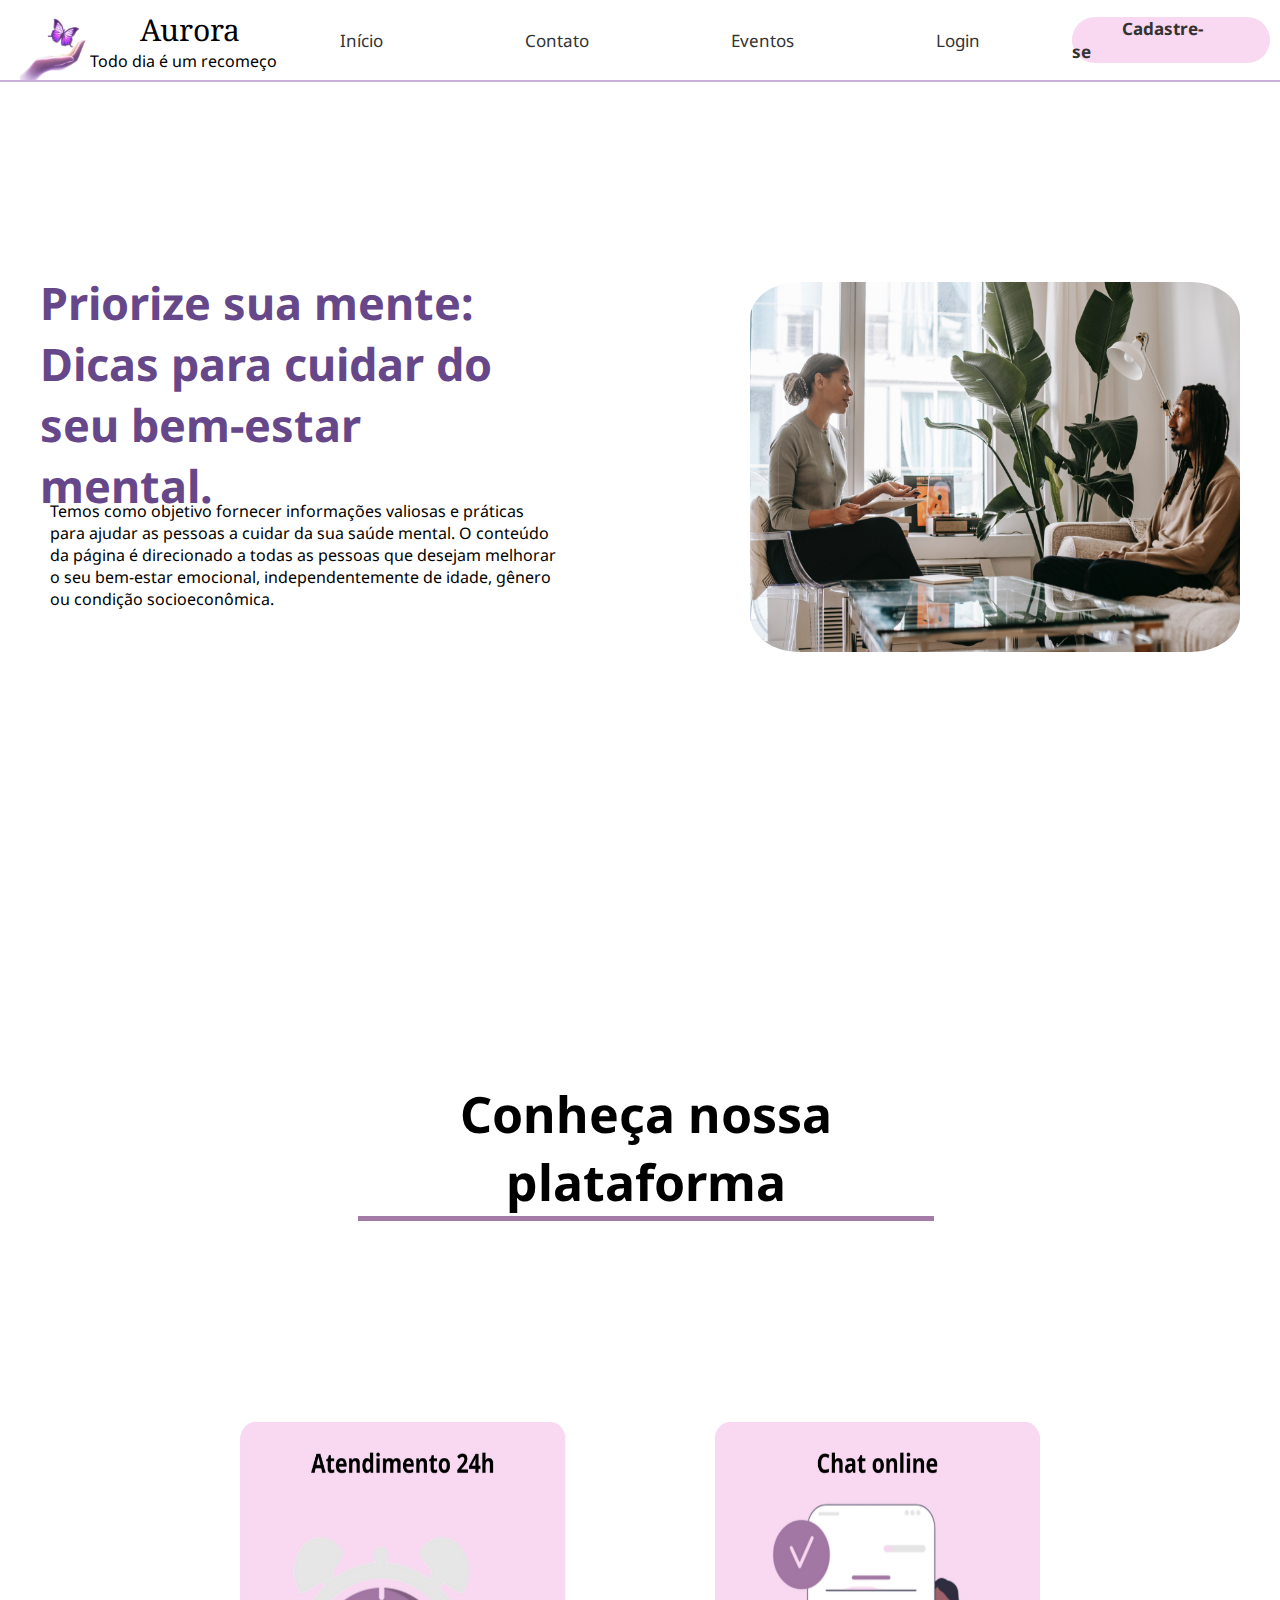
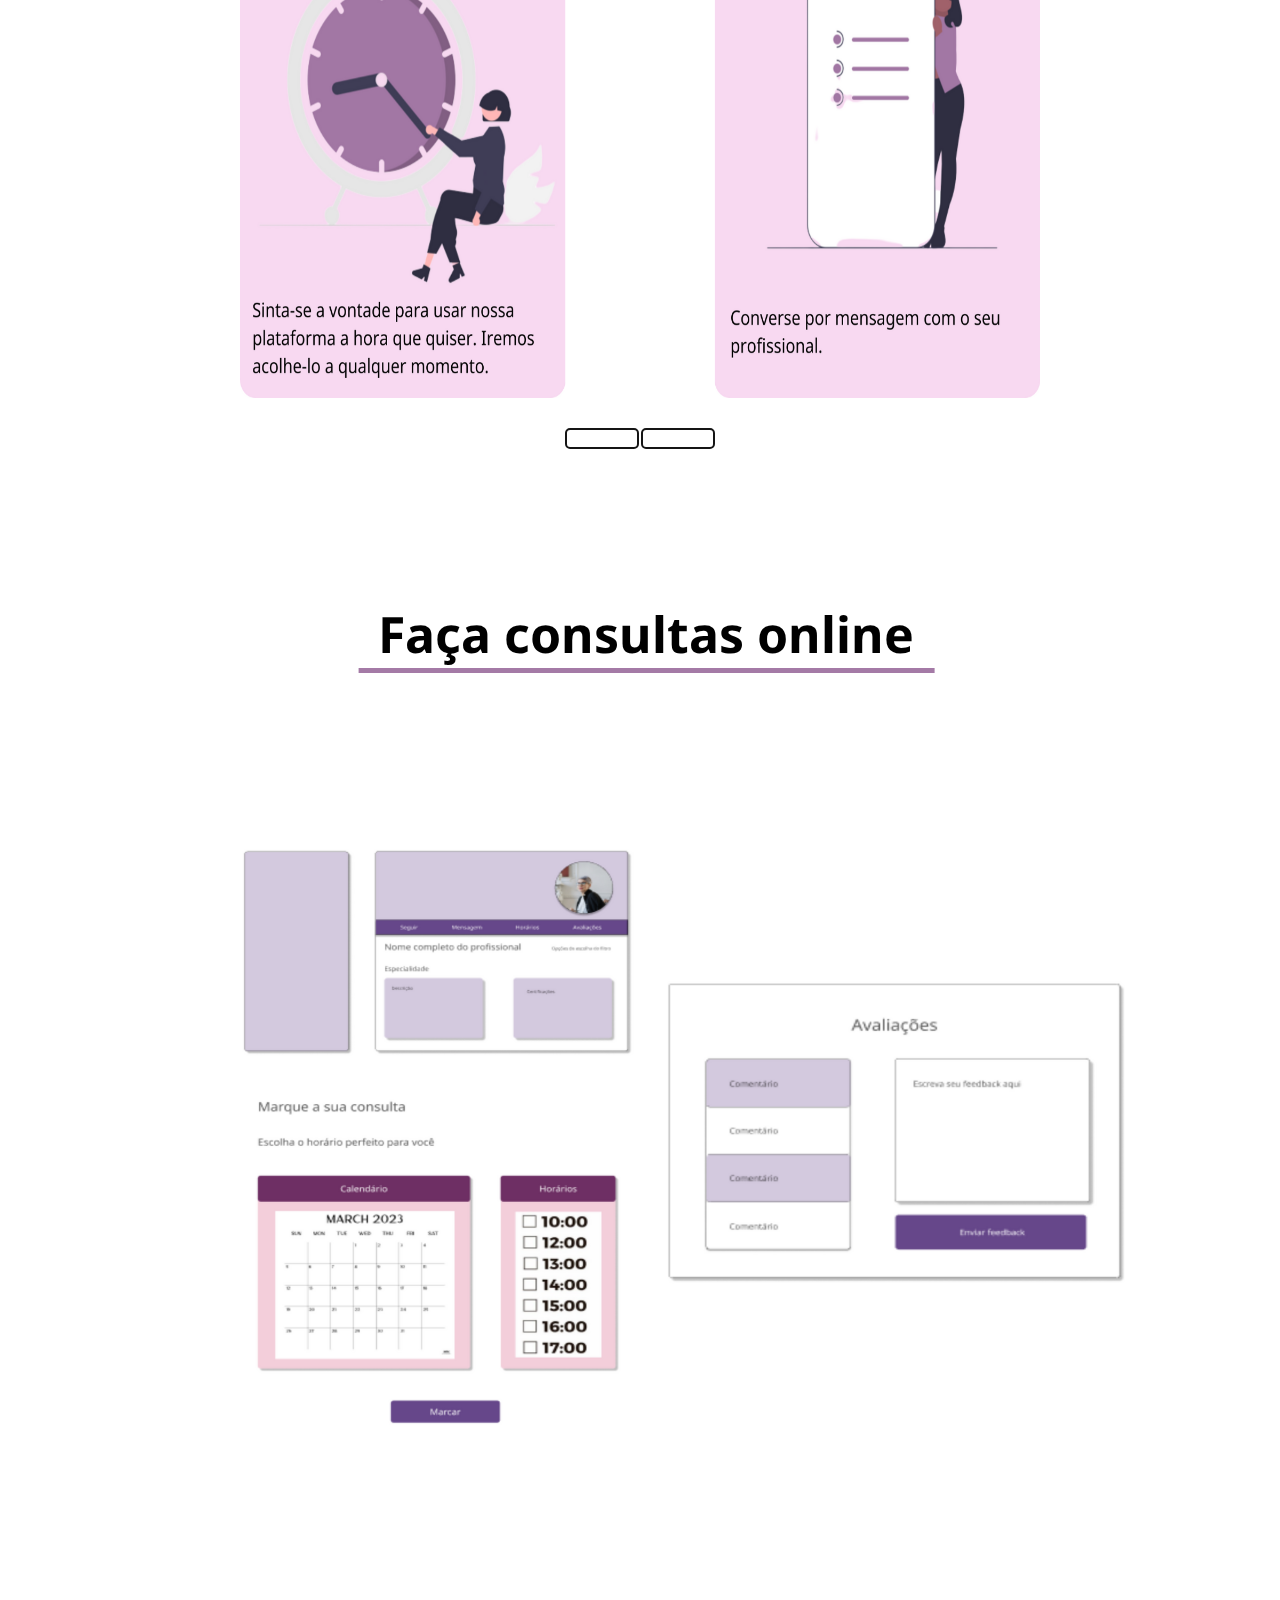
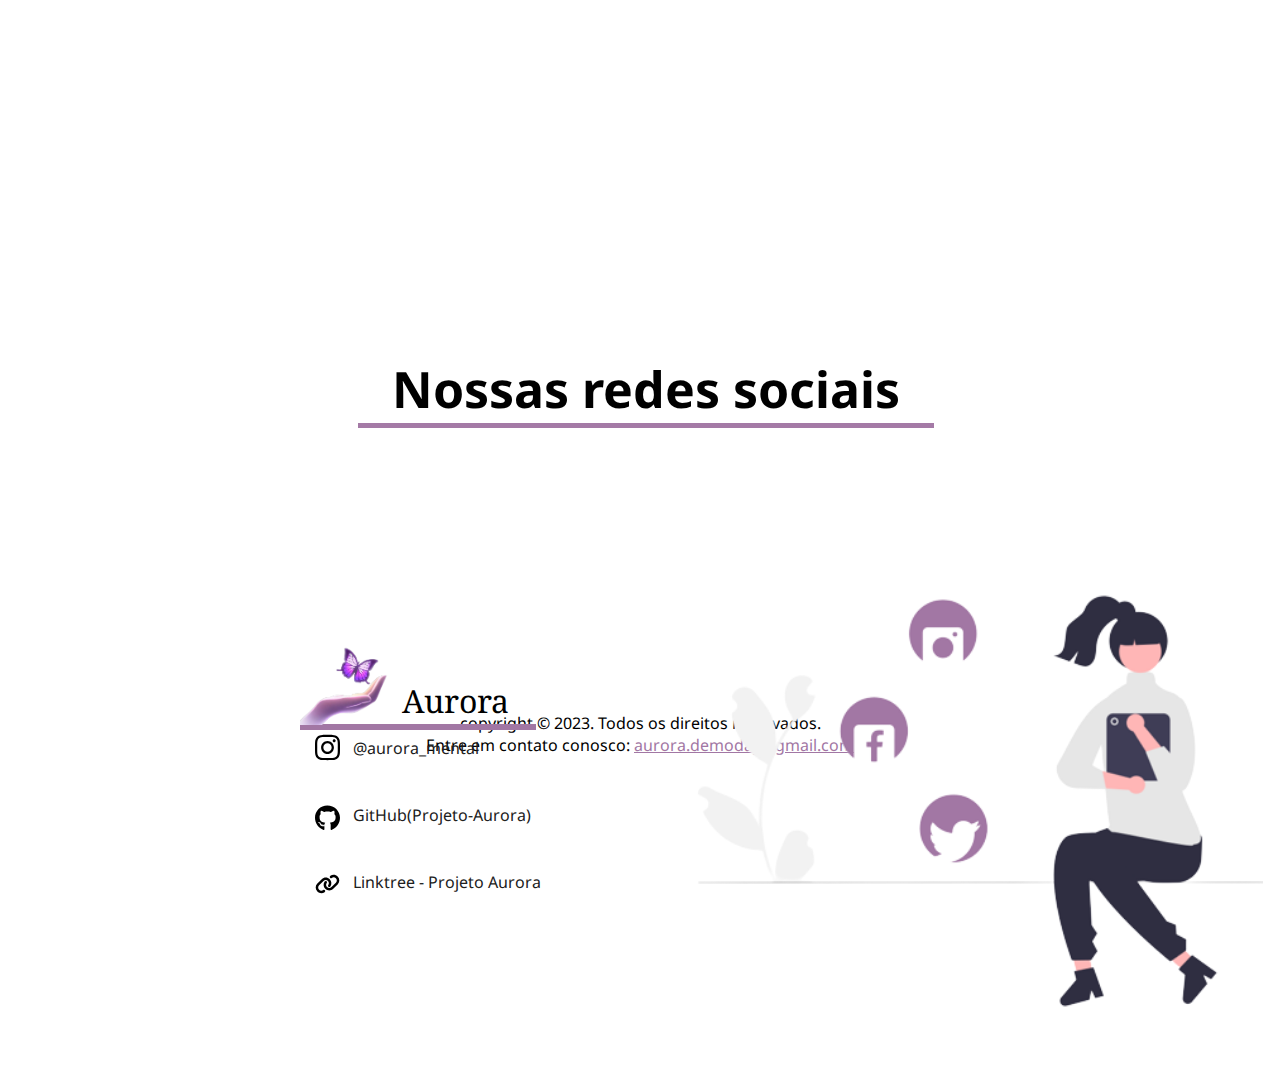
<file: Projeto Aurora/PlataformaS.O.S-main/aurora6/plataforma--aurora/aurora/Plataforma_Aurora/Front-end/aurora home/index.html>
<!DOCTYPE html>
<html lang="en">
<head>
    <meta charset="UTF-8">
    <meta http-equiv="X-UA-Compatible" content="IE=edge">
    <meta name="viewport" content="width=device-width, initial-scale=1.0">
    <title>Aurora - Todo Dia é um Recomeço</title>
    <link rel="stylesheet" href="style.css">
    <link rel="preconnect" href="https://fonts.googleapis.com">
<link rel="preconnect" href="https://fonts.gstatic.com" crossorigin>
<link href="https://fonts.googleapis.com/css2?family=Itim&display=swap" rel="stylesheet">
<link rel="stylesheet" href="https://cdnjs.cloudflare.com/ajax/libs/font-awesome/5.15.3/css/all.min.css">
<link rel="stylesheet" href="https://cdn.jsdelivr.net/npm/bootstrap-icons@1.3.0/font/bootstrap-icons.css" />
<link rel="stylesheet" href="https://unpkg.com/aos@next/dist/aos.css">
<link rel="stylesheet" href="https://cdn.jsdelivr.net/npm/boxicons@latest/css/boxicons.min.css">


<style>
nav {
    background-color: #ffffff;
    display: flex;
    align-items: center;
    justify-content: space-between;
    border-bottom: solid #c9aede 2.5px;
  }
</style>

</head>
<header>
   
</header>
<body>
    

    <div id="preloader">
        <div class="inner">
          
           <div class="bolas">
              <div></div>
              <div></div>
              <div></div>                    
           </div>
        </div>
    </div>

    <nav>
        <div class="logo">
          <img src="img/logo.png" alt="Logo">
          <div class="site-info">
            <div class="nav_name">Aurora</div>
            <p>Todo dia é um recomeço</p>
          </div>
        </div>
        <ul class="nav-links">
          <li><a href="./index.html">Início</a></li>
          <li><a href="#">Contato</a></li>
          <li><a href="#">Eventos</a></li>
          <li><a href="./login_paciente/login_paciente.html">Login</a></li>
          <li class="highlight"><a href="cadastro_paciente/cadastro_paciente.html">Cadastre-se</a></li>
        </ul>
      </nav>
    
    <main>
       
      <section id="home" >

        <div id="teste">

             <div class="section__text">

                  <h1 class="section__text_h1">Priorize sua mente: Dicas para cuidar do seu bem-estar mental.</h1>

             </div>


             
             <div class="section__img">

                  <img src="img/pexels-alex-green-5699424.jpg">

             </div>

             <div class = "section__text_p">

                  <p>Temos como objetivo fornecer informações valiosas e práticas para ajudar as pessoas a cuidar da sua saúde mental. O conteúdo da página é direcionado a todas as pessoas que desejam melhorar o seu bem-estar emocional,

                  independentemente de idade, gênero ou condição socioeconômica.

                  </p>

             </div>

        </div>

</section>

        <section id="nossaplataforma"  >

            <div class="heading1">
                <h2>Conheça nossa plataforma</h2>
            </div>
            
            <div class="content">
                <div class="slides">
                    <input type="radio" name="slide" id="slide1" checked >
                    <input type="radio" name="slide" id="slide2">
        
                    <div class="slide s1">
                        <img src="img/slide1.png">
                    </div>	
    
                    <div class="slide">
                        <img src="img/slide2.png" >
                    </div>
                    
                </div>
        
                <div class="navigation">
                    <label class="bar"for = "slide1"></label>
                    <label class="bar"for = "slide2"></label>
                </div>
            </div>                           
        </section>

        <section id="serviços"> 
            <div class="heading2">
            <h2>Faça consultas online</h2>
        </div>
        
        <div class="services-content">
            <img src="img/perfil_profissional.png" alt="professional profile example">     
        </div>
        </section>


        <section id="sobreagente" style="text-align: center;">
            <div class="sobre">
                <div class="heading3">
                    <div class="mentoria">
                    <h2>Nossas redes sociais</h2>
                    </div>
                </div>

                  <div class=social><span  class="social_name">Aurora</span>
                    <div class="social_name_bar"></div>
                    <div class="social_logo"></div>
              
                    <a href="https://www.instagram.com/aurora_mental/" target="_blank" rel="noopener noreferrer"><div class="social1"><img src="img/instagram.svg"></div>
                      <a href="https://www.instagram.com/aurora_mental/" target="_blank" rel="noopener noreferrer">
                        <span  class="social1_text">@aurora_mental</span></a>
              
                    <a href="https://github.com/Projeto-Aurora" target="_blank" rel="noopener noreferrer"><div class="social2"><img src="img/github.svg"></div>
                      <a href="https://github.com/Projeto-Aurora" target="_blank" rel="noopener noreferrer">
                        <span class="social2_text">GitHub(Projeto-Aurora)</span></a>
              
                    <a href="https://linktr.ee/aurora_mental" target= "_blank" rel="noopener noreferrer"><div class="social3"><img src="img/link-solid.svg"></div>
                      <a href="https://linktr.ee/aurora_mental" target="_blank" rel="noopener noreferrer">
                        <span class="social3_text">Linktree - Projeto Aurora</a>
                  </div>
              
                  <div class="social_img"></div>
                  
                </div>
        </section>       

        
    </main>


    <a href="#" id="to-top-button">      
        <i class="fas fa-chevron-up"></i>
      </a>

      <footer>
        <p> copyright © 2023. Todos os direitos reservados.</p>
        <p>Entre em contato conosco: <a href="#"><i class="#"></i>aurora.demoday@gmail.com</a></p>
      </footer>
      
 
<script src="script.js"></script>
<script src="https://unpkg.com/aos@next/dist/aos.js"></script>
<script>
    AOS.init();
</script>




</body>
</html>
</file>
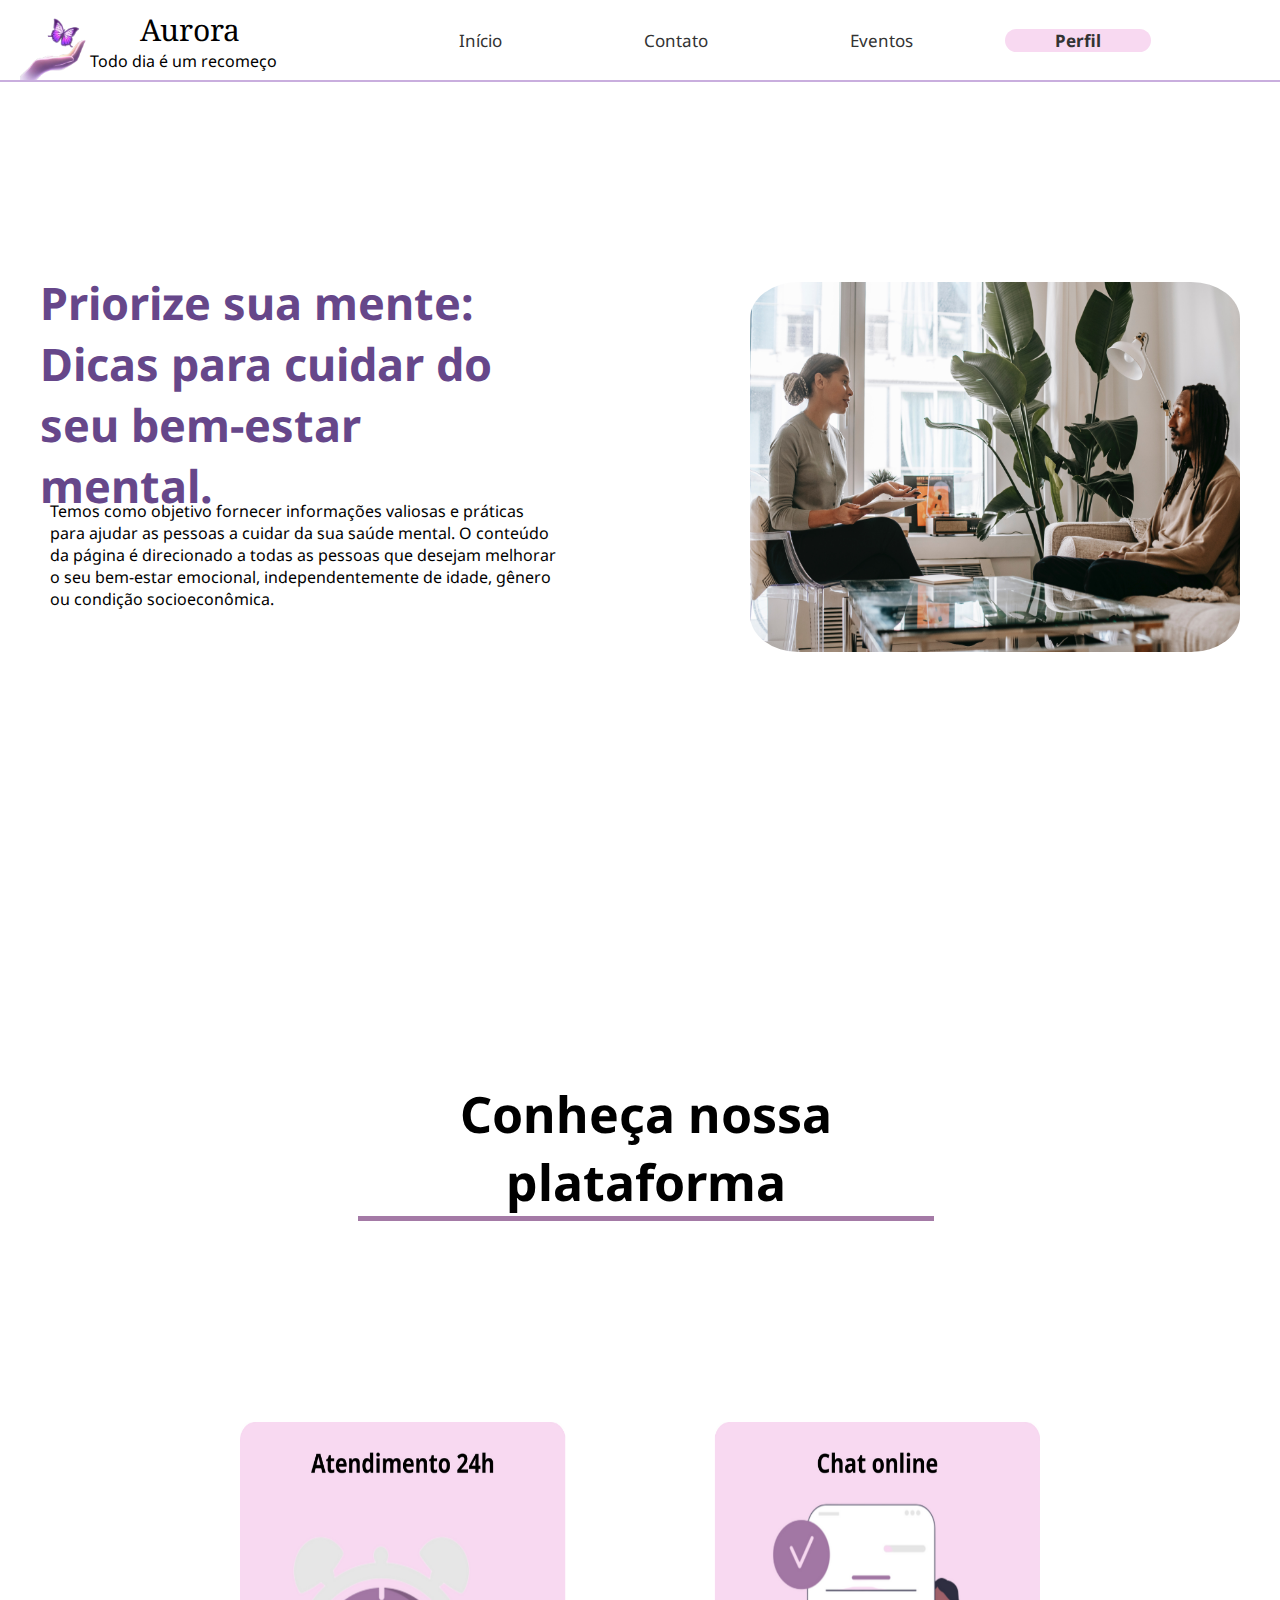
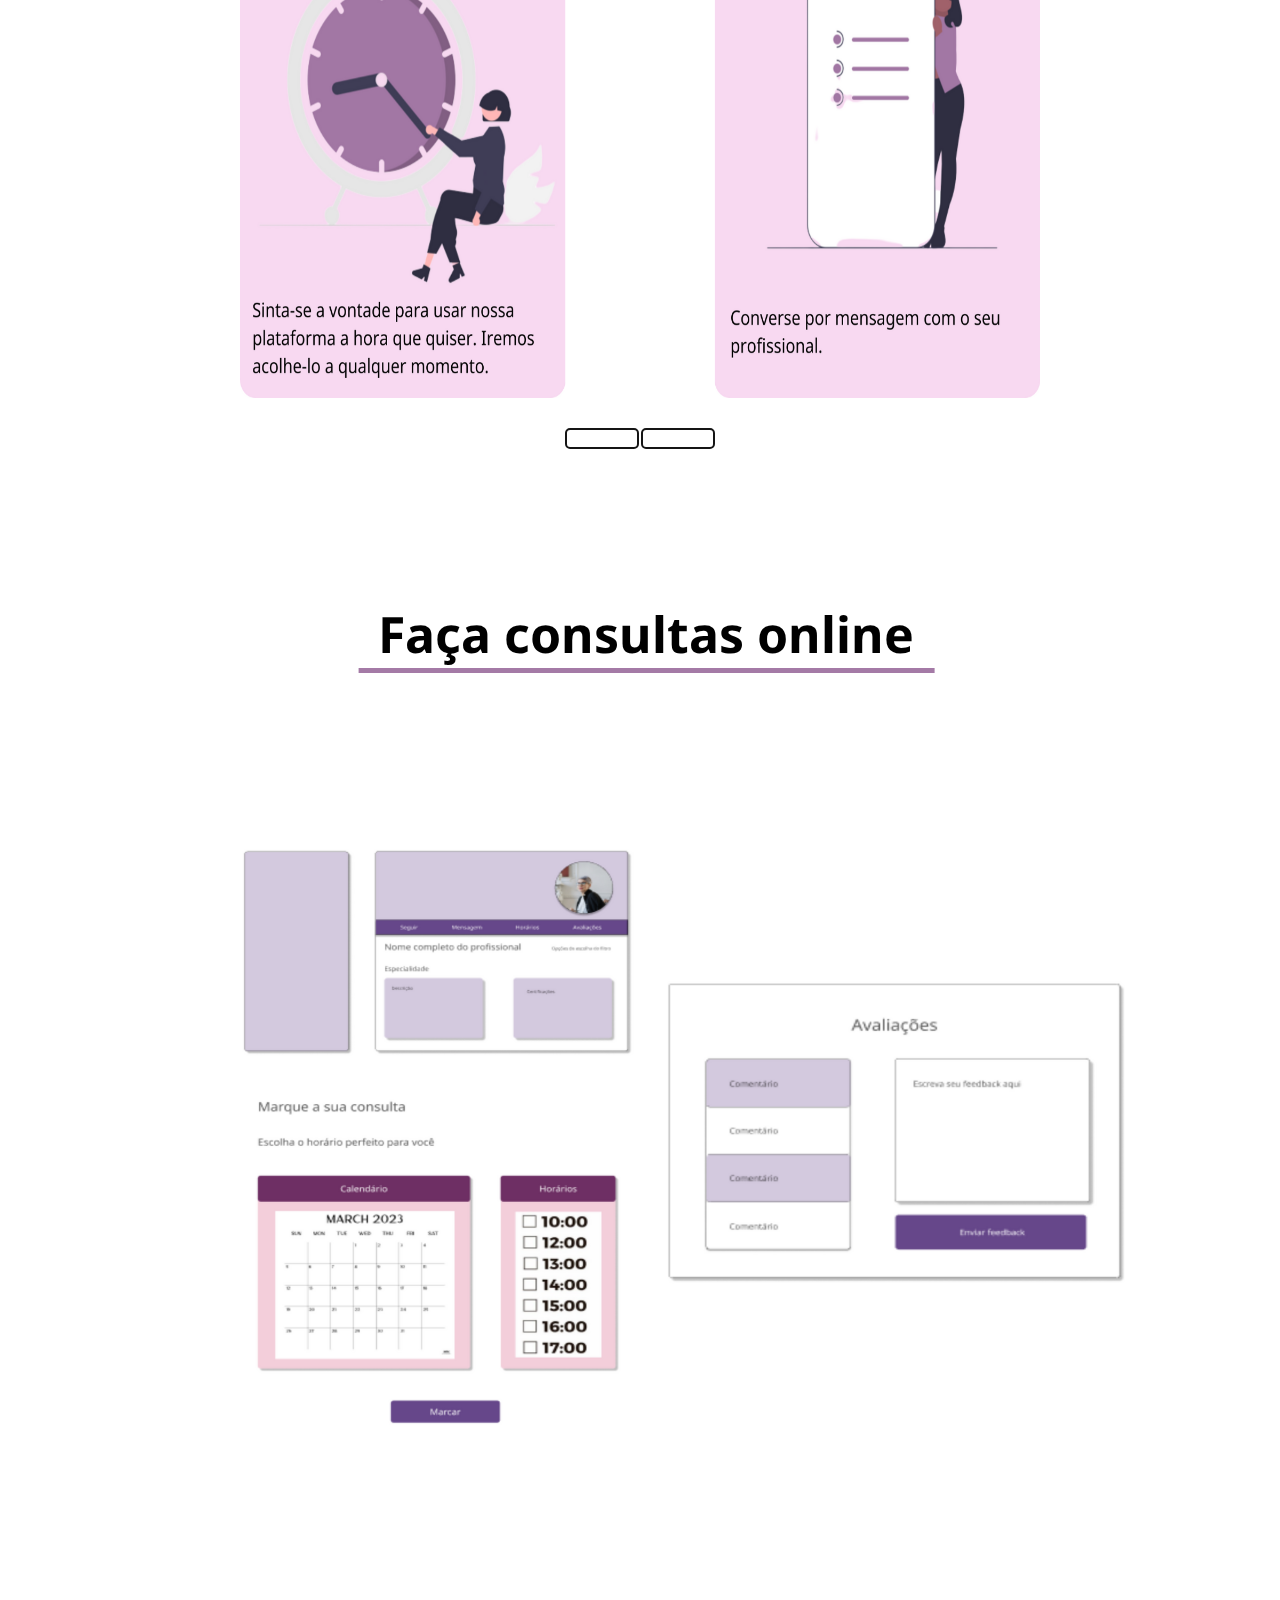
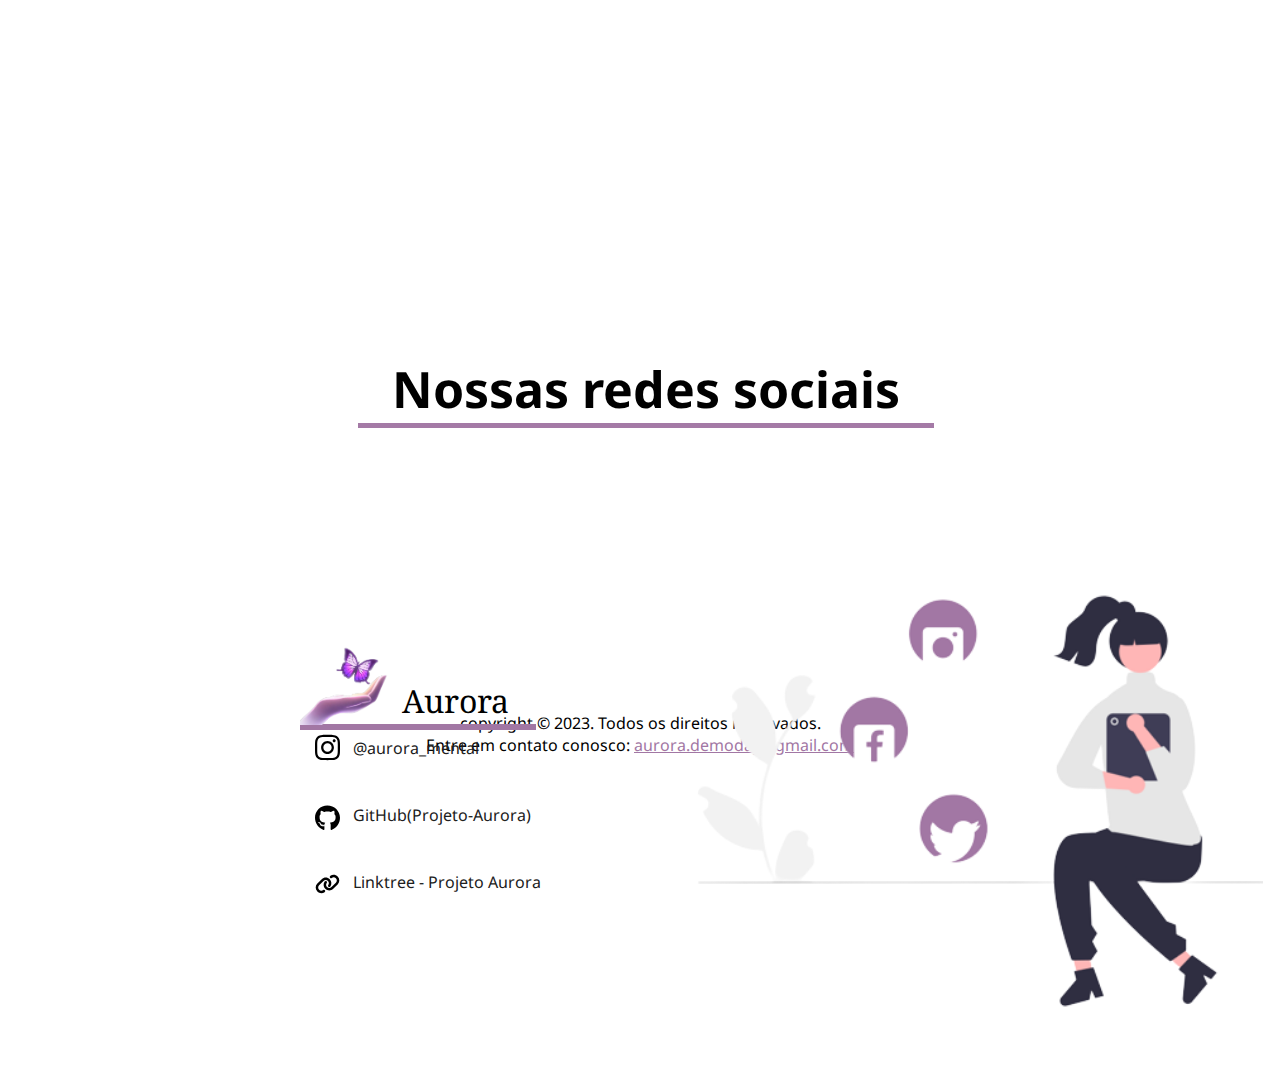
<file: Projeto Aurora/PlataformaS.O.S-main/aurora6/plataforma--aurora/aurora/Plataforma_Aurora/Front-end/aurora home/usuarioLogado.html>
<!DOCTYPE html>
<html lang="en">
<head>
    <meta charset="UTF-8">
    <meta http-equiv="X-UA-Compatible" content="IE=edge">
    <meta name="viewport" content="width=device-width, initial-scale=1.0">
    <title>Aurora - Todo Dia é um Recomeço</title>
    <link rel="stylesheet" href="style.css">
    <link rel="preconnect" href="https://fonts.googleapis.com">
<link rel="preconnect" href="https://fonts.gstatic.com" crossorigin>
<link href="https://fonts.googleapis.com/css2?family=Itim&display=swap" rel="stylesheet">
<link rel="stylesheet" href="https://cdnjs.cloudflare.com/ajax/libs/font-awesome/5.15.3/css/all.min.css">
<link rel="stylesheet" href="https://cdn.jsdelivr.net/npm/bootstrap-icons@1.3.0/font/bootstrap-icons.css" />
<link rel="stylesheet" href="https://unpkg.com/aos@next/dist/aos.css">
<link rel="stylesheet" href="https://cdn.jsdelivr.net/npm/boxicons@latest/css/boxicons.min.css">


<style>
nav {
    background-color: #ffffff;
    display: flex;
    align-items: center;
    justify-content: space-between;
    border-bottom: solid #c9aede 2.5px;
  }
</style>

</head>
<header>
   
</header>
<body>
    

    <nav>
        <div class="logo">
          <img src="img/logo.png" alt="Logo">
          <div class="site-info">
            <div class="nav_name">Aurora</div>
            <p>Todo dia é um recomeço</p>
          </div>
        </div>
        <ul class="nav-links">
          <li><a href="#">Início</a></li>
          <li><a href="#">Contato</a></li>
          <li><a href="#">Eventos</a></li>
          <li class="highlight"><a href="../aurora home/Perfil/Perfil.html">Perfil</a></li>
        </ul>
      </nav>
    
    <main>
       
      <section id="home" >

        <div id="teste">

             <div class="section__text">

                  <h1 class="section__text_h1">Priorize sua mente: Dicas para cuidar do seu bem-estar mental.</h1>

             </div>


             
             <div class="section__img">

                  <img src="img/pexels-alex-green-5699424.jpg">

             </div>

             <div class = "section__text_p">

                  <p>Temos como objetivo fornecer informações valiosas e práticas para ajudar as pessoas a cuidar da sua saúde mental. O conteúdo da página é direcionado a todas as pessoas que desejam melhorar o seu bem-estar emocional,

                  independentemente de idade, gênero ou condição socioeconômica.

                  </p>

             </div>

        </div>

</section>

        <section id="nossaplataforma"  >

            <div class="heading1">
                <h2>Conheça nossa plataforma</h2>
            </div>
            
            <div class="content">
                <div class="slides">
                    <input type="radio" name="slide" id="slide1" checked >
                    <input type="radio" name="slide" id="slide2">
        
                    <div class="slide s1">
                        <img src="img/slide1.png">
                    </div>	
    
                    <div class="slide">
                        <img src="img/slide2.png" >
                    </div>
                    
                </div>
        
                <div class="navigation">
                    <label class="bar"for = "slide1"></label>
                    <label class="bar"for = "slide2"></label>
                </div>
            </div>                           
        </section>

        <section id="serviços"> 
            <div class="heading2">
            <h2>Faça consultas online</h2>
        </div>
        
        <div class="services-content">
            <img src="img/perfil_profissional.png" alt="professional profile example">     
        </div>
        </section>


        <section id="sobreagente" style="text-align: center;">
            <div class="sobre">
                <div class="heading3">
                    <div class="mentoria">
                    <h2>Nossas redes sociais</h2>
                    </div>
                </div>

                  <div class=social><span  class="social_name">Aurora</span>
                    <div class="social_name_bar"></div>
                    <div class="social_logo"></div>
              
                    <a href="https://www.instagram.com/aurora_mental/" target="_blank" rel="noopener noreferrer"><div class="social1"><img src="img/instagram.svg"></div>
                      <a href="https://www.instagram.com/aurora_mental/" target="_blank" rel="noopener noreferrer">
                        <span  class="social1_text">@aurora_mental</span></a>
              
                    <a href="https://github.com/Projeto-Aurora" target="_blank" rel="noopener noreferrer"><div class="social2"><img src="img/github.svg"></div>
                      <a href="https://github.com/Projeto-Aurora" target="_blank" rel="noopener noreferrer">
                        <span class="social2_text">GitHub(Projeto-Aurora)</span></a>
              
                    <a href="https://linktr.ee/aurora_mental" target= "_blank" rel="noopener noreferrer"><div class="social3"><img src="img/link-solid.svg"></div>
                      <a href="https://linktr.ee/aurora_mental" target="_blank" rel="noopener noreferrer">
                        <span class="social3_text">Linktree - Projeto Aurora</a>
                  </div>
              
                  <div class="social_img"></div>
                  
                </div>
        </section>       

        
    </main>


    <a href="#" id="to-top-button">      
        <i class="fas fa-chevron-up"></i>
      </a>

      <footer>
        <p> copyright © 2023. Todos os direitos reservados.</p>
        <p>Entre em contato conosco: <a href="#"><i class="#"></i>aurora.demoday@gmail.com</a></p>
      </footer>
      
 
<script src="script.js"></script>
<script src="https://unpkg.com/aos@next/dist/aos.js"></script>
<script>
    AOS.init();
</script>

</body>
</html>
</file>
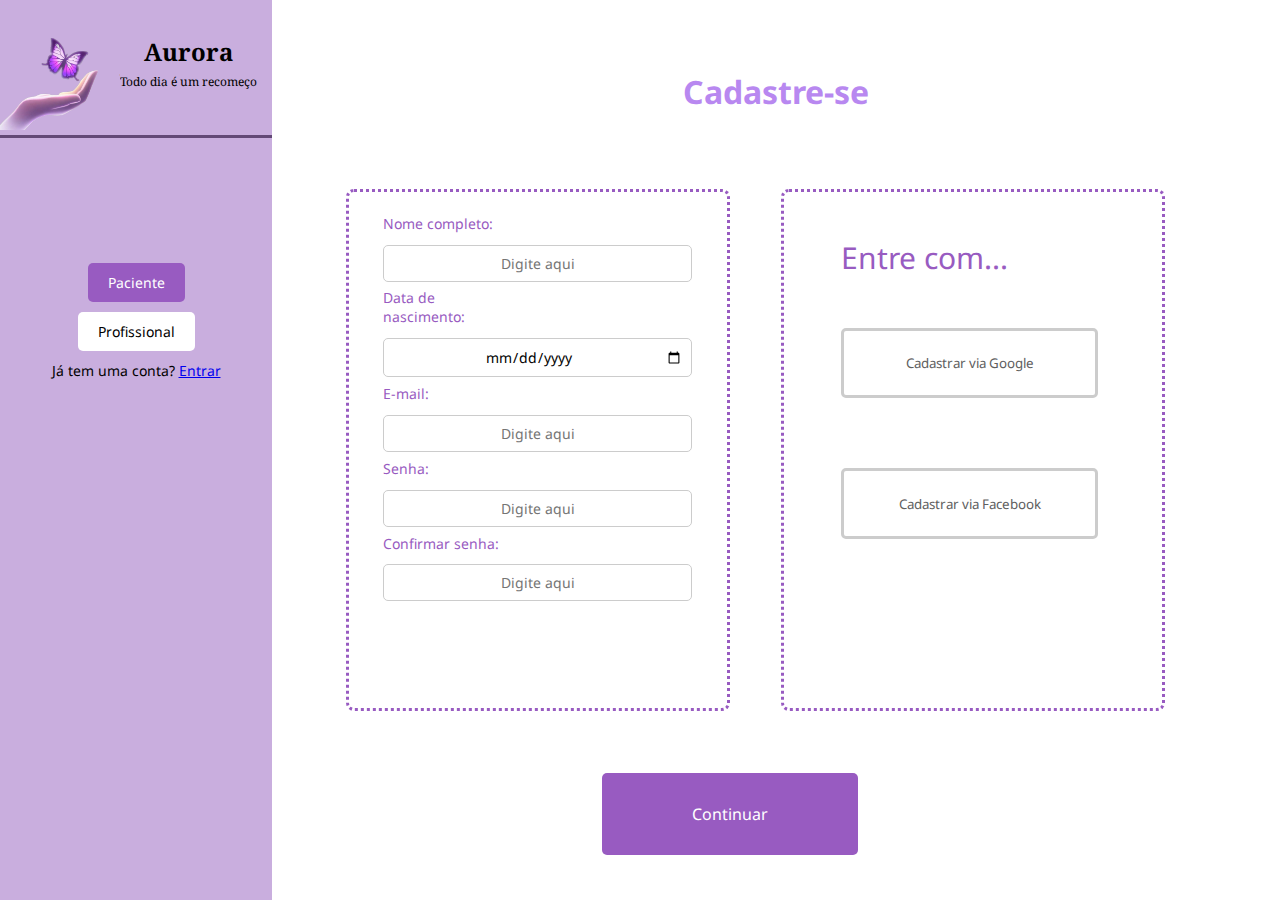
<file: Projeto Aurora/PlataformaS.O.S-main/aurora6/plataforma--aurora/aurora/Plataforma_Aurora/Front-end/aurora home/cadastro_paciente/cadastro_paciente.html>
<!DOCTYPE html>
<html>
  <head>
    <title>Aurora - Cadastro Paciente</title>
    <link rel="stylesheet" href="cadastro.css">
  </head>
  <body>
   

    <div class="wrapper">
      <div class="sidebar">
        <div class="logo-container">
          <a href="../index.html"><img src="images/logo_nav.png" alt="Aurora Logo"></a>
          <div class="logo-text">
            <h2>Aurora</h2>
            <p>Todo dia é um recomeço</p>
          </div>
        </div>

        <div class="buttons">
          <button type="button" class="Paciente">Paciente</button>
          <a href="../cadastro_profissional/cadastro_profissional.html"><button type="button" class="Profissional">Profissional</button></a>
          <p class="login">Já tem uma conta? <a href="../login_paciente/login_paciente.html">Entrar</a></p>
        </div>
      </div>
      
      <div class="main">

        <h1>Cadastre-se</h1>

        <div class="social">

          <p>Entre com...</p>

          <button type="button">Cadastrar via Google</button>
          <button type="button">Cadastrar via Facebook</button>

        </div>

        <div class="collum">
          <div class="col">
            <form id="cadastroForm">
              <label for="nome">Nome completo:</label>
              <input type="text" id="nome" name="nome" placeholder="Digite aqui" required>

              <label for="data-nascimento">Data de nascimento:</label>
              <input type="date" id="data-nascimento" name="data-nascimento" required>

              <label for="email">E-mail:</label>
              <input type="email" id="email" name="email" placeholder="Digite aqui" required>

              <label for="senha">Senha:</label>
              <input type="password" id="senha" name="senha" placeholder="Digite aqui" required>

              <label for="confirmar-senha">Confirmar senha:</label>
              <input type="password" id="confirmar-senha" name="confirmar-senha" placeholder="Digite aqui" required>
            
            </form>
          </div>
        </div>
        <button     onclick="cadastrar()" type="submit">Continuar</button>
      </div>
    </div>
<script>

function cadastrar() {
  var nome = document.getElementById("nome").value;
  var dataNascimento = document.getElementById("data-nascimento").value;
  var email = document.getElementById("email").value;
  var senha = document.getElementById("senha").value;
  var confirmarSenha = document.getElementById("confirmar-senha").value;

  // Verificar se algum campo está vazio
  if (nome === "" || dataNascimento === "" || email === "" || senha === "" || confirmarSenha === "") {
    alert("Por favor, preencha todos os campos do formulário.");
    return;
  }

  // Validar os valores do formulário, se necessário

  if (senha !== confirmarSenha) {
    alert("As senhas não correspondem. Por favor, verifique novamente.");
    return;
  }

  var paciente = {
    nome: nome,
    dataNascimento: dataNascimento,
    email: email,
    senha: senha
  };

  localStorage.setItem("paciente", JSON.stringify(paciente));

  alert("Cadastro realizado com sucesso!");

  // Redirecionar para a próxima página
  window.location.href = "../login_paciente/login_paciente.html";
}



</script>
    
  </body>
</html>
</file>
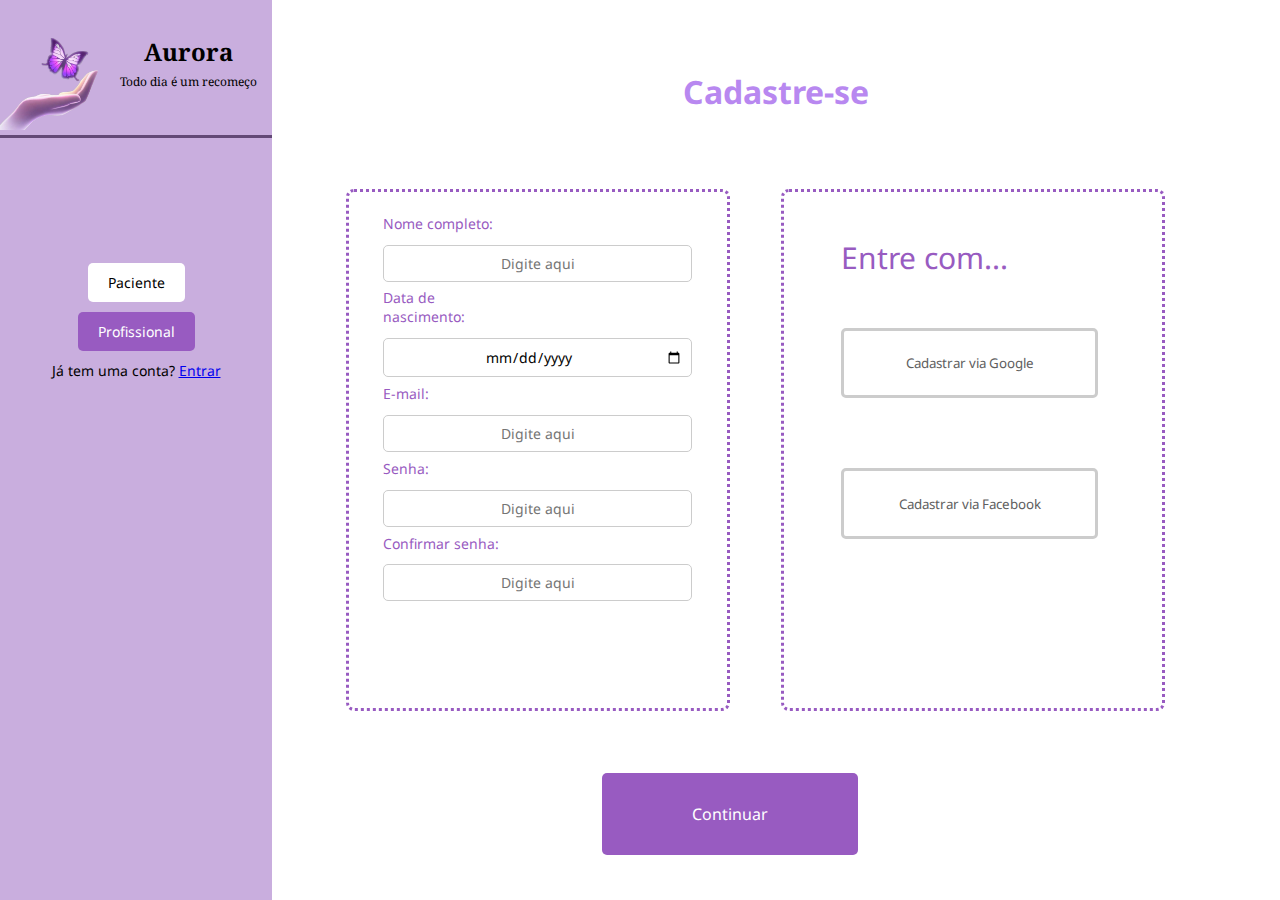
<file: Projeto Aurora/PlataformaS.O.S-main/aurora6/plataforma--aurora/aurora/Plataforma_Aurora/Front-end/aurora home/cadastro_profissional/cadastro_profissional.html>
<!DOCTYPE html>
<html>
  <head>
    <title>Aurora - Cadastro Paciente</title>
    <link rel="stylesheet" href="cadastro.css">
  </head>
  <body>

  
    <div class="wrapper">
      <div class="sidebar">
        <div class="logo-container">
          <a href="../index.html"><img src="images/logo_nav.png" alt="Aurora Logo"></a>
          <div class="logo-text">
            <h2>Aurora</h2>
            <p>Todo dia é um recomeço</p>
          </div>
        </div>

        <div class="buttons">
          <a href="../cadastro_paciente/cadastro_paciente.html"><button type="button" class="Paciente">Paciente</button></a>
          <button type="button" class="Profissional">Profissional</button>
          <p class="login">Já tem uma conta? <a href="../login_profissional/login_profissional.html">Entrar</a></p>
        </div>
      </div>
      
      <div class="main">

        <h1>Cadastre-se</h1>

        <div class="social">

          <p>Entre com...</p>

        <button type="button">Cadastrar via Google</button>
        <button type="button">Cadastrar via Facebook</button>

        </div>

        <div class="collum">
          <div class="col">
            <form action="https://jkorpela.fi/cgio-bin/echo.cgi">
            <label for="nome">Nome completo:</label>
            <input type="text" id="nome" name="nome" placeholder="Digite aqui" required>

            <label for="data-nascimento">Data de nascimento:</label>
            <input type="date" id="data-nascimento" name="data-nascimento" required>

            <label for="email">E-mail:</label>
            <input type="email" id="email" name="email" placeholder="Digite aqui" required>

            <label for="senha">Senha:</label>
            <input type="password" id="senha" name="senha" placeholder="Digite aqui" required>

            <label for="confirmar-senha">Confirmar senha:</label>
            <input type="password" id="confirmar-senha" name="confirmar-senha" placeholder="Digite aqui" required>
            
          </div>

          
        </div>
        <button type="submit">Continuar</button>
      </form>
      </div>
    </div>


  </body>
</html>
</file>
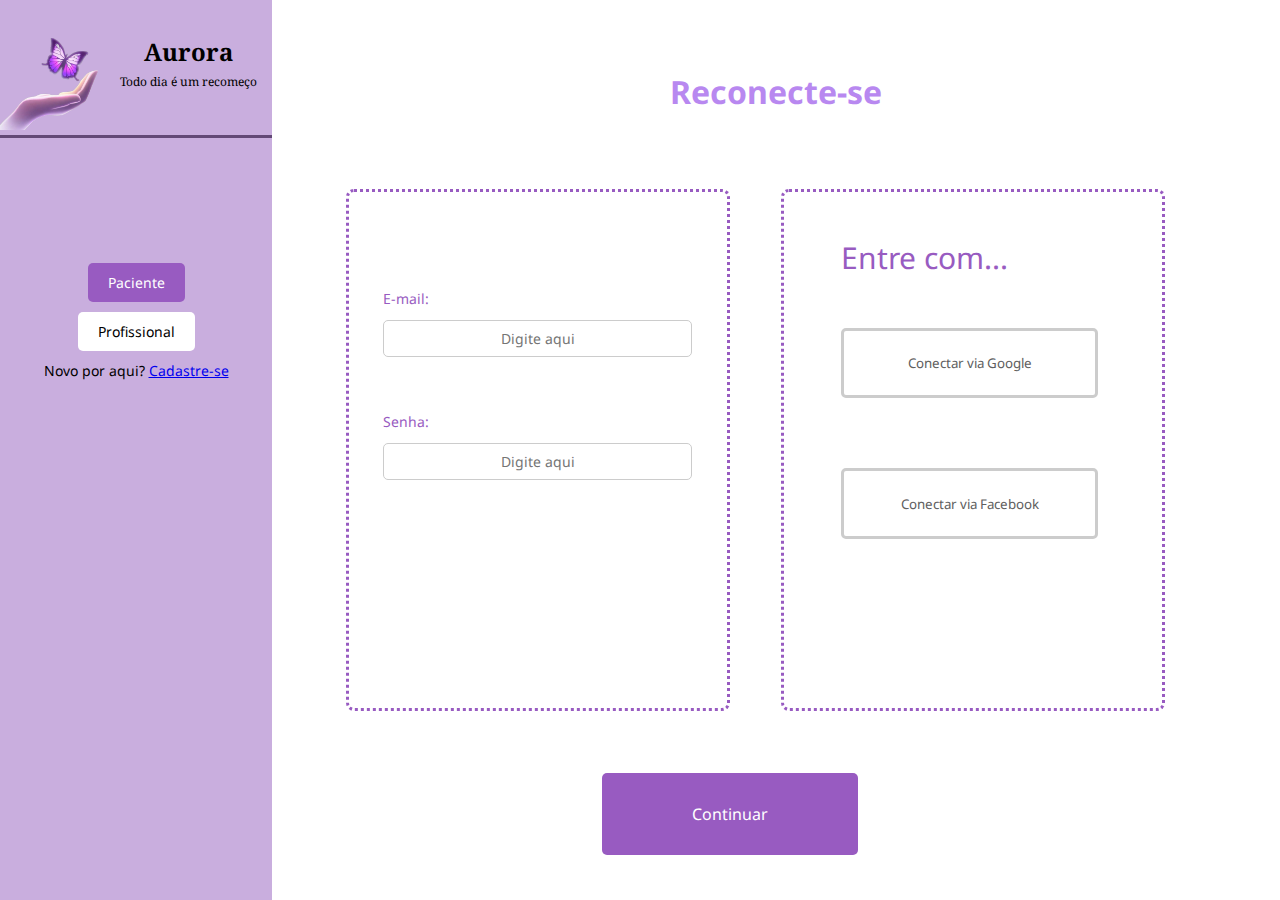
<file: Projeto Aurora/PlataformaS.O.S-main/aurora6/plataforma--aurora/aurora/Plataforma_Aurora/Front-end/aurora home/login_paciente/login_paciente.html>
<!DOCTYPE html>
<html>
  <head>
    <title>Aurora - Cadastro Paciente</title>
    <link rel="stylesheet" href="login.css">
  </head>
  <body>

    <div class="wrapper">
      <div class="sidebar">
        <div class="logo-container">
          <a href="../index.html"><img src="images/logo_nav.png" alt="Aurora Logo"></a>
          <div class="logo-text">
            <h2>Aurora</h2>
            <p>Todo dia é um recomeço</p>
          </div>
        </div>

        <div class="buttons">
          <button type="button" class="Paciente">Paciente</button>
          <a href="../login_profissional/login_profissional.html"><button type="button" class="Profissional">Profissional</button></a>
          <p class="login">Novo por aqui? <a href="../cadastro_paciente/cadastro_paciente.html">Cadastre-se</a></p>
        </div>
      </div>
      
      <div class="main">
        <h1>Reconecte-se</h1>

        <div class="social">
          <p>Entre com...</p>
          <button type="button">Conectar via Google</button>
          <button type="button">Conectar via Facebook</button>
        </div>

        <div class="collum">
          <div class="col">
            <div class="account">
              <label for="email">E-mail:</label>
              <input type="email" id="email" name="email" placeholder="Digite aqui" required>
            </div>

            <div class="password">
              <label for="senha">Senha:</label>
              <input type="password" id="senha" name="senha" placeholder="Digite aqui" required>
            </div>
          </div>
        </div>

        <button onclick="entrar()" type="submit">Continuar</button>
      </div>
    </div>

    <script>
         function entrar() {
    let email = document.querySelector('#email').value;
    let senha = document.querySelector('#senha').value;
    
    if (email.trim() === '' || senha.trim() === '') {
      alert("Por favor, preencha o usuário e a senha.");
    } else {
      window.location.href = "../usuarioLogado.html";
    }
  }
    </script>
  </body>
</html>
</file>
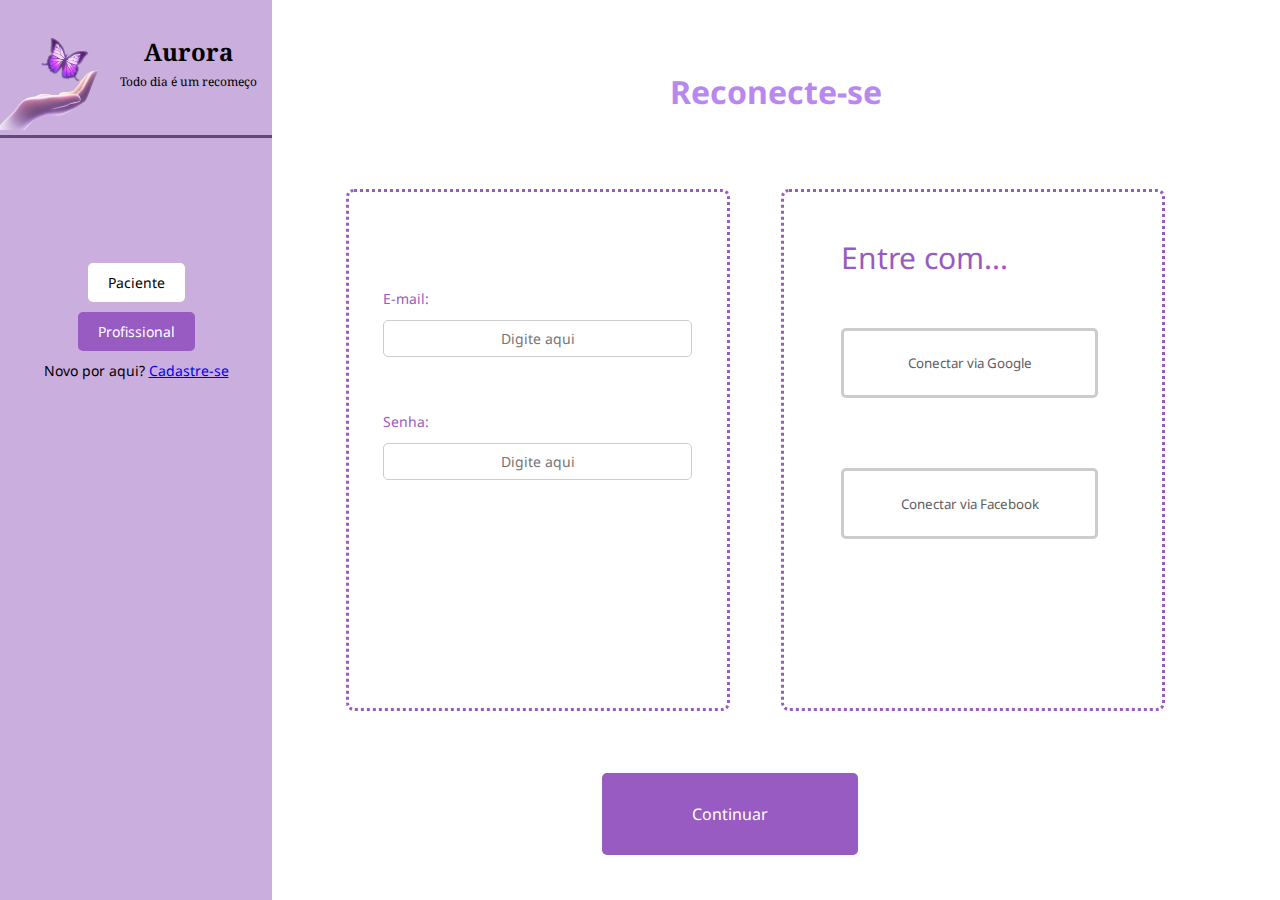
<file: Projeto Aurora/PlataformaS.O.S-main/aurora6/plataforma--aurora/aurora/Plataforma_Aurora/Front-end/aurora home/login_profissional/login_profissional.html>
<!DOCTYPE html>
<html>
  <head>
    <title>Aurora - Cadastro Paciente</title>
    <link rel="stylesheet" href="login.css">
  </head>
  <body>

  
    <div class="wrapper">
      <div class="sidebar">
        <div class="logo-container">
          <a href="../index.html"><img src="images/logo_nav.png" alt="Aurora Logo"></a>
          <div class="logo-text">
            <h2>Aurora</h2>
            <p>Todo dia é um recomeço</p>
          </div>
        </div>

        <div class="buttons">
          <a href="../login_paciente/login_paciente.html"><button type="button" class="Paciente">Paciente</button></a>
          <button type="button" class="Profissional">Profissional</button>
          <p class="login">Novo por aqui? <a href="../cadastro_profissional/cadastro_profissional.html">Cadastre-se</a></p>
        </div>
      </div>
      
      <div class="main">

        <h1>Reconecte-se</h1>

        <div class="social">

          <p>Entre com...</p>

        <button type="button">Conectar via Google</button>
        <button type="button">Conectar via Facebook</button>

        </div>

        <div class="collum">
          <div class="col">

            <div class="account"><label for="email">E-mail:</label>
            <input type="email" id="email" name="email" placeholder="Digite aqui" required></div>

            <div class="password"><label for="senha">Senha:</label>
            <input type="password" id="senha" name="senha" placeholder="Digite aqui" required></div>
            
          </div>

          
        </div>
        <button type="submit">Continuar</button>
      </form>
      </div>
    </div>


  </body>
</html>
</file>
<file: Projeto Aurora/PlataformaS.O.S-main/aurora6/plataforma--aurora/aurora/Plataforma_Aurora/Front-end/aurora home/style.css>
@import url('https://fonts.googleapis.com/css2?family=Noto+Sans&display=swap');

@import url('https://fonts.googleapis.com/css2?family=Noto+Serif:wght@500&display=swap');

 

* {

 padding: 0;

  margin: 0;

  font-family: 'Noto Sans', 'Gill Sans', 'Gill Sans MT', Calibri, 'Trebuchet MS', sans-serif;

  scroll-behavior: smooth;

}

 

html {

  background-color: white

}

 

nav ul {

  display: flex;

  list-style: none;

  height: 3px;

  width: 100%;

  align-items: center;

  justify-content: center;

  transition: all 0.5s;

}

 

.logo {

  display: flex;

  align-items: flex-end;

  margin-left: 20px;

}

 

.logo img {

  height: 80px;

  width: 80px;

}

 

.site-info {

  width: 200px;

  margin-left: -10px;

  margin-bottom: 8px;

}

 

.nav_name {

  text-align: center;

  font-size: 30px;

  font-family: 'Noto Serif', 'Times New Roman', Times, serif

}

 

.nav-links {

  list-style: none;

  display: flex;

  font-family: Noto Sans, 'Times New Roman', Times, serif;

  margin: 0;

  padding: 0;

}

 

.nav-links li {

  margin-right: 10px;

  font-size: 17px;

}

 

.nav-links li a {

  text-decoration: none;

  color: #333;

  margin-left: 50px;

  margin-right: 50px;

}

 

.nav-links li a:hover {

  color: #9e80ce83;

}

 

.highlight {

  background-color: #F8D9F1;

  border-top-left-radius: 30px;

  border-top-right-radius: 30px;

  border-bottom-left-radius: 30px;

  border-bottom-right-radius: 30px;

  transition: all 0.05s linear;

}

 

.highlight a {

  color: #fff;

  font-weight: bold;

}

 

.highlight:hover {

  border: solid #66478A;

}

 

section {

  min-height: 100vh;

  padding-top: 2%;

}

 

#home {

  margin-top: 20px;

}

 

#nossapaltaforma {

 

}

 

#sobreagente {

 

}

 

.section__text {

  color: rgb(102, 71, 138);

  position: relative;

  bottom: 10px;

  width: 500px;

  height: 215px;

  /*left: 10px;*/

  float: left;

}

 

#teste{

    margin: 0 auto;

     margin-top:200px;

    width: 1200px;

    position: relative;

    height: 500px;

}

 

.section__text_h1{

  font-size: 45px;

  text-align: start;

  left: 20px;

  top: 277px;

 

}

 

.section__text_p {

  font-size: 100%;

  text-align: start;

  padding: 10px;

  width:500px;

  position: relative

}

.section__text_p p {
  position: absolute;
  margin-top: 40%;
  float:left ;
}

.section__img {

  position: relative;

  float: left;

 

/* 

  width: 370px;

  right: 35px;

  bottom: 30px;

*/

}

 

 

.section__img img {

  width: 490px;
  
  height: 370px;

  border-radius: 10%;

  margin-left: 210px;

}

/**/

.button2 {

  position: absolute;

  top: 388%;

  left: 23%;

}

 

button {

  color: #ffffff;

  display: inline-block;

  text-decoration: none;

  background-color: #2F2E41;

  padding: 1.2rem 3rem;

  border-radius: 1rem;

  margin-top: 1rem;

  transition: all 0.2s;

  border: none;

}

 

button:hover {

  transform: scale(1.1);

}

 

#to-top-button {

  background: #caa0eb;

  position: fixed;

  bottom: 16px;

  right: 15px;

  width: 50px;

  height: 50px;

  border-radius: 50%;

  display: flex;

  align-items: center;

  justify-content: center;

  font-size: 32px;

  color: #1f1f1f;

  text-decoration: none;

  opacity: 0;

  pointer-events: none;

  transition: all 0.2s;

}

 

#to-top-button.active {

  bottom: 32px;

  pointer-events: auto;

  opacity: 1;

}

 

#to-top-button:hover {

  transform: scale(1.1);

  background: #9a5fc7ea;

}

 

.content {

  height: 530px;

  width: 935px;

  border-radius: 20px;

  overflow: hidden;

  position: absolute;

  right: 27%;

}

 

.navigation {

  position: absolute;

  bottom: 20px;

  left: 50%;

  transform: translate(-50%);

  display: flex;

}

 

.bar {

  width: 70px;

  height: 17px;

  border: 2px solid #000000ea;

  margin: 1px;

  border-radius: 5px;

  cursor: pointer;

  transition: .4s;

}

 

.bar:hover {
  background: #caa0eb;
}

.bar:active {
  background: #caa0eb;
}

input {

  display: none;

}

 

.content {

  width: 80%;

  height: 80%;

  text-align: center;

  left: 10%;

  top: 150%;

}

 

.slides {

  display: flex;

  width: 500%;

  height: 100%;

  padding: 0%;

}

 

.slide {

  width: 20%;

  transition: .6s;

}

 

.slide img {

  width: 100%;

  height: 100%;

}

 

#slide1:checked~.s1 {

  margin-left: 0;

}

 

#slide2:checked~.s1 {

  margin-left: -20%;

}

 

#slide3:checked~.s1 {

  margin-left: -40%;

}

 

#slide4:checked~.s1 {

  margin-left: -60%;

}

 

#slide5:checked~.s1 {

  margin-left: -80%;

}

 

.link {

  color: rgb(255, 255, 255);

}

 

.p2 {

  color: #2F2E41;

}

 

.fas {

  color: black;

}

 

.heading {

  width: 45%;

  text-align: center;

}

 

.mentoria {

  width: 100%;

}

 

.heading1 h2 {

  width: 45%;

  font-size: 50px;

  text-align: center;

  border-bottom: solid 5px rgb(164, 122, 166);

  right: 27%;

  top: 120%;

  position: absolute;

}

.heading2 h2 {

  width: 45%;

  font-size: 50px;

  text-align: center;

  border-bottom: solid 5px rgb(164, 122, 166);

  right: 29%;

  top: -15%;

  position: absolute;

} 

.heading3 h2 {

  width: 45%;

  font-size: 50px;

  text-align: center;

  border-bottom: solid 5px rgb(164, 122, 166);

  right: 27%;

  top: 395%;

  position: absolute;

}

.services-content {

  position: relative;

  display: flex;

  display: grid;

  grid-template-columns: repeat(auto-fit, minmax(200px, auto));

  justify-content: center;

  margin-top: 10px;

}

 

.services-content img {

  height: 70%;

  width: 100%;

  margin-right: 120px;

  margin-top: 110px;

  text-align: center;

}

 

#serviços {

  position: relative;

  text-align: center;

  align-items: center;

  transform: translate(2%, 27%);

}

 

.social_img {

     width: 656px;

     height: 532px;

     position: absolute;

     left: 607px;

     top: 415%;

     background-image: url(img/undraw_social_girl_re_kdrx_removebg_preview_1.png);

     background-repeat: no-repeat;

     background-size: cover;

}

 

.social {

     position: absolute;

     width: 300px;

     height: 300px;

     top: 425%;

     left: 300px;

}

 

.social_name {

     color:rgba(0, 0, 0, 1);

     width:93px;

     height:44px;

     position:absolute;

     left:102px;

     top: 18%;

     font-family: 'Noto Serif', 'Times New Roman', Times, serif;

     text-align:left;

     font-size:32px;

     letter-spacing:0;

}

.social_name_bar {

     border:3px solid rgb(162, 119, 164);

}

.social_name_bar {

     width:230px;

     height:0px;

     position:absolute;

     left:0px;

     top: 33%;

}

.social_logo {

     width:100px;

     height:100px;

     position:absolute;

     left:0px;

     background-image:url(img/logo.png);

     background-repeat:no-repeat;

     background-size:cover;

}

.social1 {

     width:25px;

     height:40px;

     position:absolute;

     left: 5%;

     top: 36%;

     background-repeat:no-repeat;

     background-size:cover;

}

.social1_text {

     color:rgba(31.875, 31.875, 31.875, 1);

     width:140px;

     height:29px;

     position:absolute;

     left:53px;

     top:112px;

     font-family: Noto Sans, 'Times New Roman', Times, serif;

     text-align:left;

     font-size:16px;

     letter-spacing:0;

}

 

.social1_text:hover {

     color: #c9aede;

}

 

.social2 {

  width: 25px;

  height:40px;

  position:absolute;

  left: 5%;

  top: 60%;

  background-repeat:no-repeat;

  background-size:cover;

}

.social2_text {

     color:rgba(31.875, 31.875, 31.875, 1);

     width: 188px;

     height:29px;

     position:absolute;

     left:53px;

     top:179px;

     font-family: Noto Sans, 'Times New Roman', Times, serif;

     text-align:left;

     font-size:16px;

     letter-spacing:0;

}

.social2_text:hover {

     color: #c9aede;

}

 

.social3 {

  width: 25px;

  height: 40px;

  position:absolute;

  left: 5%;

  top: 83%;

  background-repeat:no-repeat;

  background-size:cover;

}

.social3_text {

     color:rgba(31.875, 31.875, 31.875, 1);

     width:193px;

     height:29px;

     position:absolute;

     left:53px;

     top:246px;

     font-family: Noto Sans, 'Times New Roman', Times, serif;

     text-align:left;

     font-size:16px;

     letter-spacing:0;

}

 

.social3_text:hover {

     color: #c9aede;

}

 

footer {

  color: black;

  padding: 20px;

  text-align: center;

}

 

footer a {

  color: rgb(162, 119, 164);

}

 

.fa-whatsapp {

  color: #c9aede;

  margin-left: 5px;

}

 

#preloader {

  position: fixed;

  top: 0;

  left: 0;

  right: 0;

  bottom: 0;

  background-color: #2F2E41;

  z-index: 999;

}

 

#preloader .inner {

  position: absolute;

  top: 50%;

  left: 50%;

  transform: translate(-50%, -50%);

}

 

.bolas>div {

  display: inline-block;

  background-color: #bd92dd;

  width: 25px;

  height: 25px;

  border-radius: 100%;

  margin: 3px;

  -webkit-animation-fill-mode: both;

  animation-fill-mode: both;

  animation-name: animarBola;

  animation-timing-function: linear;

  animation-iteration-count: infinite;

}

 

.bolas>div:nth-child(1) {

  animation-duration: 0.75s;

  animation-delay: 0;

}

 

.bolas>div:nth-child(2) {

  animation-duration: 0.75s;

  animation-delay: 0.12s;

}

 

.bolas>div:nth-child(3) {

  animation-duration: 0.75s;

  animation-delay: 0.24s;

}

 

@keyframes animarBola {

  0% {

    -webkit-transform: scale(1);

    transform: scale(1);

    opacity: 1;

  }

  16% {

    -webkit-transform: scale(0.1);

    transform: scale(0.1);

    opacity: 0.7;

  }

  33% {

    -webkit-transform: scale(1);

    transform: scale(1);

    opacity: 1;

  }

}

 

::-webkit-scrollbar {

  display: none;

}

 

.mobile-menu-icon {

  display: none;

}

 

.mobile-menu {

  display: none;

}

 

@media screen and (max-width: 730px) {

  #menu {

    padding: 1.5rem 4rem;

  }

 

  #menu a {

    display: none;

  }

 

  .btn-menu {

    position: absolute;

    border-radius: 0px;

    background-color: transparent;

    top: 0px;

    width: 50px;

  }

 

  .mobile-menu-icon {

    display: block;

    position: absolute;

    left: 42%;

    cursor: pointer;

  }

 

  .mobile-menu {

    display: flex;

    flex-direction: column;

    text-align: center;

    padding-bottom: 1rem;

  }

 

  .mobile-menu a {

    display: block;

    padding: 1rem 2rem;

  }

 

  .open {

    display: block;

  }

}

 

html {

  background-color: white;

}

 

nav ul {

  display: flex;

  list-style: none;

  gap: 2rem;

  height: 3rem;

  width: 100%;

  align-items: center;

  justify-content: center;

  transition: all 0.5s;

}

 

.logo {

  display: flex;

  align-items: flex-end;

  margin-left: 20px;

}

 

.logo img {

  height: 80px;

  width: 80px;

}

 

.site-info {

  width: 200px;

  margin-left: -10px;

  margin-bottom: 8px;

}

 

.nav_name {

  text-align: center;

  font-size: 30px;

  font-family: 'Noto Serif', 'Times New Roman', Times, serif;

}

 

.nav-links {

  list-style: none;

  display: flex;

  font-family: 'Noto Sans', 'Times New Roman', Times, serif;

  margin: 0;

  padding: 0;

}

 

.nav-links li {

  margin-right: 10px;

  font-size: 17px;

}

 

.nav-links li a {

  text-decoration: none;

  color: #333;

  margin-left: 50px;

  margin-right: 50px;

}

 

.nav-links li a:hover {

  color: #9e80ce83;

}

 

.highlight {

  background-color: #F8D9F1;

  border-top-left-radius: 30px;

  border-top-right-radius: 30px;

  border-bottom-left-radius: 30px;

  border-bottom-right-radius: 30px;

  transition: all 0.05s linear;

}

 

.highlight a {

  color: #fff;

  font-weight: bold;

}

 

.highlight:hover {

  border: solid #66478A;

}

 

section {

  min-height: 100vh;

  padding-top: 0;

}

 

/* #home {

  margin: 0;

  padding: 0;

} */

 

#nossapaltaforma {
  
}

 

#sobreagente {}

 

/*

.section__text {

  color: rgb(102, 71, 138);

  width: 45%;

  margin: 10%;

  position: absolute;

  bottom: 10px;

  left: 10px;

}

 

.section__text h1 {

  font-size: 2rem;

  margin: 10px;

  text-align: start;

  width: 500px;

  left: 20px;

  top: 277px;

  border-radius: nullpx;

}

 

.texto2 {

  padding: 2%;

  color: black;

}

 

.section__text p {

  font-size: 100%;

  text-align: start;

  padding: 10px;

  color: black;

}

 

.section__img {

  position: absolute;

  right: 35px;

  bottom: 30px;

}

 

.section__img img {

  width: 600px;

  border-radius: 10%;

}

*/

.button2 {

  position: absolute;

  top: 388%;

  left: 23%;

}
</file>
<file: Projeto Aurora/PlataformaS.O.S-main/aurora6/plataforma--aurora/aurora/Plataforma_Aurora/Front-end/aurora home/cadastro_paciente/cadastro.css>
@import url('https://fonts.googleapis.com/css2?family=Noto+Sans&display=swap');

@import url('https://fonts.googleapis.com/css2?family=Noto+Serif:wght@500&display=swap');


* {
  box-sizing: border-box;
  margin: 0;
  padding: 0;
  font-family: 'Noto Sans', 'Gill Sans', 'Gill Sans MT', Calibri, 'Trebuchet MS', sans-serif;
}

.wrapper {
  display: flex;
  flex-direction: row;
  height: 100vh;
}

.sidebar {
  margin: 0;
  padding: 0;
  display: flex;
  flex-direction: column;
  align-items: center;
  justify-content: space-between;
  background-color: #c9aede;
  width: 272px;
  /* border-right: solid #634976; */
}

.sidebar .logo-container {
  width: 100%;
  display: flex;
  align-items: center;
  margin-top: 10px;
  margin-bottom: 100px;
  border-bottom: solid #634976;
}

.sidebar .logo-container img {
  margin: 0;
  padding: 0;
  width: 120px;
  height: 120px;
}

.sidebar .logo-text h2 {
  font-family: 'Noto serif', 'Times New Roman', Times, serif;
  font-size: 24px;
  font-weight: bold;
  margin-bottom: 5px;
}

.sidebar .logo-text p {
  font-size: 12px;
  font-family: 'Noto serif', 'Times New Roman', Times, serif;
}

.sidebar h2 {
  font-size: 20px;
  font-weight: bold;
  margin-bottom: 10px;
  text-align: center;
}

.sidebar p {
  font-size: 14px;
  margin-bottom: 20px;
  text-align: center;
}

.buttons {
  display: flex;
  flex-direction: column;
  align-items: center;
  margin-bottom: 500px;
}

.buttons button {
  background-color: #ffffff;
  border: none;
  border-radius: 5px;
  color: rgb(0, 0, 0);
  cursor: pointer;
  font-size: 14px;
  margin-bottom: 10px;
  padding: 10px 20px;
  transition: background-color 0.3s;
}

button.Paciente {
  background-color: #985bc1;
  color: white;
  cursor: default;
}

.buttons button:hover {
  background-color: #985bc1;
  color: rgb(255, 255, 255);
}

.main {
  background-color: #fff;
  flex-grow: 1;
  padding: 20px;
}

h1 {
  margin-top: 50px;
  margin-bottom: 80px;
  text-align: center;
  color: #b888f0;

}

.column {
  display: flex;
  flex-direction: column;
  justify-content: space-between;
  margin-bottom: 20px;
  text-align: center;
}

.col {
  position: absolute;
  display: flex;
  flex-direction: column;
  flex-basis: 45%;
  text-align: left;
  width: 30%;
  height: 58%;
  margin-left: 6%;
  padding-left: 2.7%;
  padding-top: 1.7%;
  margin-bottom: 30px;
  left: 21%;
  top: 21%;
  border: dotted #985bc1;
  border-radius: 8px;
}

.social {
  position: absolute;
  display: flex;
  flex-direction: column;
  width: 30%;
  height: 58%;
  padding-left: 4.5%;
  padding-top: 3.5%;
  margin-bottom: 30px;
  right: 9%;
  top: 21%;
  border: dotted #985bc1;
  border-radius: 8px;
}

.social p {
  color: #985bc1;
  font-size: 30px;
}

.social_button {
  text-align: center;
}

.social button[type="button"] {
  margin-top: 50px;
  margin-bottom: 20px;
  color: #606060;
  background-color: white;
  border: solid #ccc;
  border-radius: 5px;
  width: 80%;
  height: 15%;
  cursor: pointer;
  transition: all 0.10s linear;
}
.social button[type="button"]:hover {
  color: white;
  background-color: #985bc1;
  border: solid #634976;
}

label {
  display: flex;
  flex-direction: row;
  text-align: right;
  font-size: 14px;
  margin-bottom: 5px;
  text-align:left;
  width: 40%;
  color: #985bc1;
}

input {
  border: 1px solid #ccc;
  border-radius: 5px;
  box-shadow: none;
  text-align: center;
  font-size: 14px;
  margin-top: 2%;
  margin-bottom: 2%;
  padding: 8px;
  width: 90%; /* Reduzindo a largura dos inputs */
}

button[type="submit"] {
  position: absolute;
  background-color: #985bc1;
  border: none;
  border-radius: 5px;
  color: #fff;
  cursor: pointer;
  bottom: 5%;
  right: 33%;
  font-size: 16px;
  padding: 30px 90px;
  transition: background-color 0.3s;
}

button[type="submit"]:hover {
  background-color: #634976;
}

nav {
  width: 100%;
  top: 0;
  background-color: #b888f0;
  z-index: 1;
}

nav a {
  text-decoration: none;
}

nav li {
  width: 25%;
  padding: 20px;
  text-align: center;
  font-size: 20px;
}

nav li:hover {
  height: 50%;
  background-color: rgb(122, 48, 141);
  transition: 0.2s smooth;
}

nav li:hover a {
  color: white;
}

nav ul {
  margin: 0;
  display: flex;
  list-style-type: none;
  padding: 0;
  text-align: center;
}
</file>
<file: Projeto Aurora/PlataformaS.O.S-main/aurora6/plataforma--aurora/aurora/Plataforma_Aurora/Front-end/aurora home/cadastro_profissional/cadastro.css>
@import url('https://fonts.googleapis.com/css2?family=Noto+Sans&display=swap');

@import url('https://fonts.googleapis.com/css2?family=Noto+Serif:wght@500&display=swap');


* {
  box-sizing: border-box;
  margin: 0;
  padding: 0;
  font-family: 'Noto Sans', 'Gill Sans', 'Gill Sans MT', Calibri, 'Trebuchet MS', sans-serif;
}

.wrapper {
  display: flex;
  flex-direction: row;
  height: 100vh;
}

.sidebar {
  margin: 0;
  padding: 0;
  display: flex;
  flex-direction: column;
  align-items: center;
  justify-content: space-between;
  background-color: #c9aede;
  width: 272px;
  /* border-right: solid #634976; */
}

.sidebar .logo-container {
  width: 100%;
  display: flex;
  align-items: center;
  margin-top: 10px;
  margin-bottom: 100px;
  border-bottom: solid #634976;
}

.sidebar .logo-container img {
  margin: 0;
  padding: 0;
  width: 120px;
  height: 120px;
}

.sidebar .logo-text h2 {
  font-family: 'Noto serif', 'Times New Roman', Times, serif;
  font-size: 24px;
  font-weight: bold;
  margin-bottom: 5px;
}

.sidebar .logo-text p {
  font-size: 12px;
  font-family: 'Noto serif', 'Times New Roman', Times, serif;
}

.sidebar h2 {
  font-size: 20px;
  font-weight: bold;
  margin-bottom: 10px;
  text-align: center;
}

.sidebar p {
  font-size: 14px;
  margin-bottom: 20px;
  text-align: center;
}

.buttons {
  display: flex;
  flex-direction: column;
  align-items: center;
  margin-bottom: 500px;
}

.buttons button {
  background-color: #ffffff;
  border: none;
  border-radius: 5px;
  color: rgb(0, 0, 0);
  cursor: pointer;
  font-size: 14px;
  margin-bottom: 10px;
  padding: 10px 20px;
  transition: background-color 0.3s;
}

button.Profissional {
  background-color: #985bc1;
  color: white;
  cursor: default;
}

.buttons button:hover {
  background-color: #985bc1;
  color: rgb(255, 255, 255);
}

.main {
  background-color: #fff;
  flex-grow: 1;
  padding: 20px;
}

h1 {
  margin-top: 50px;
  margin-bottom: 80px;
  text-align: center;
  color: #b888f0;

}

.column {
  display: flex;
  flex-direction: column;
  justify-content: space-between;
  margin-bottom: 20px;
  text-align: center;
}

.col {
  position: absolute;
  display: flex;
  flex-direction: column;
  flex-basis: 45%;
  text-align: left;
  width: 30%;
  height: 58%;
  margin-left: 6%;
  padding-left: 2.7%;
  padding-top: 1.7%;
  margin-bottom: 30px;
  left: 21%;
  top: 21%;
  border: dotted #985bc1;
  border-radius: 8px;
}

.social {
  position: absolute;
  display: flex;
  flex-direction: column;
  width: 30%;
  height: 58%;
  padding-left: 4.5%;
  padding-top: 3.5%;
  margin-bottom: 30px;
  right: 9%;
  top: 21%;
  border: dotted #985bc1;
  border-radius: 8px;
}

.social p {
  color: #985bc1;
  font-size: 30px;
}

.social_button {
  text-align: center;
}

.social button[type="button"] {
  margin-top: 50px;
  margin-bottom: 20px;
  color: #606060;
  background-color: white;
  border: solid #ccc;
  border-radius: 5px;
  width: 80%;
  height: 15%;
  cursor: pointer;
  transition: all 0.10s linear;
}
.social button[type="button"]:hover {
  color: white;
  background-color: #985bc1;
  border: solid #634976;
}

label {
  display: flex;
  flex-direction: row;
  text-align: right;
  font-size: 14px;
  margin-bottom: 5px;
  text-align:left;
  width: 40%;
  color: #985bc1;
}

input {
  border: 1px solid #ccc;
  border-radius: 5px;
  box-shadow: none;
  text-align: center;
  font-size: 14px;
  margin-top: 2%;
  margin-bottom: 2%;
  padding: 8px;
  width: 90%; /* Reduzindo a largura dos inputs */
}

button[type="submit"] {
  position: absolute;
  background-color: #985bc1;
  border: none;
  border-radius: 5px;
  color: #fff;
  cursor: pointer;
  bottom: 5%;
  right: 33%;
  font-size: 16px;
  padding: 30px 90px;
  transition: background-color 0.3s;
}

button[type="submit"]:hover {
  background-color: #634976;
}

nav {
  width: 100%;
  top: 0;
  background-color: #b888f0;
  z-index: 1;
}

nav a {
  text-decoration: none;
}

nav li {
  width: 25%;
  padding: 20px;
  text-align: center;
  font-size: 20px;
}

nav li:hover {
  height: 50%;
  background-color: rgb(122, 48, 141);
  transition: 0.2s smooth;
}

nav li:hover a {
  color: white;
}

nav ul {
  margin: 0;
  display: flex;
  list-style-type: none;
  padding: 0;
  text-align: center;
}
</file>
<file: Projeto Aurora/PlataformaS.O.S-main/aurora6/plataforma--aurora/aurora/Plataforma_Aurora/Front-end/aurora home/login_paciente/login.css>
@import url('https://fonts.googleapis.com/css2?family=Noto+Sans&display=swap');

@import url('https://fonts.googleapis.com/css2?family=Noto+Serif:wght@500&display=swap');


* {
  box-sizing: border-box;
  margin: 0;
  padding: 0;
  font-family: 'Noto Sans', 'Gill Sans', 'Gill Sans MT', Calibri, 'Trebuchet MS', sans-serif;
}

.wrapper {
  display: flex;
  flex-direction: row;
  height: 100vh;
}

.sidebar {
  margin: 0;
  padding: 0;
  display: flex;
  flex-direction: column;
  align-items: center;
  justify-content: space-between;
  background-color: #c9aede;
  width: 272px;
  /* border-right: solid #634976; */
}

.sidebar .logo-container {
  width: 100%;
  display: flex;
  align-items: center;
  margin-top: 10px;
  margin-bottom: 100px;
  border-bottom: solid #634976;
}

.sidebar .logo-container img {
  margin: 0;
  padding: 0;
  width: 120px;
  height: 120px;
}

.sidebar .logo-text h2 {
  font-family: 'Noto serif', 'Times New Roman', Times, serif;
  font-size: 24px;
  font-weight: bold;
  margin-bottom: 5px;
}

.sidebar .logo-text p {
  font-size: 12px;
  font-family: 'Noto serif', 'Times New Roman', Times, serif;
}

.sidebar h2 {
  font-size: 20px;
  font-weight: bold;
  margin-bottom: 10px;
  text-align: center;
}

.sidebar p {
  font-size: 14px;
  margin-bottom: 20px;
  text-align: center;
}

.buttons {
  display: flex;
  flex-direction: column;
  align-items: center;
  margin-bottom: 500px;
}

.buttons button {
  background-color: #ffffff;
  border: none;
  border-radius: 5px;
  color: rgb(0, 0, 0);
  cursor: pointer;
  font-size: 14px;
  margin-bottom: 10px;
  padding: 10px 20px;
  transition: background-color 0.3s;
}

button.Paciente {
  background-color: #985bc1;
  color: white;
  cursor: default;
}

.buttons button:hover {
  background-color: #985bc1;
  color: rgb(255, 255, 255);
}

.main {
  background-color: #fff;
  flex-grow: 1;
  padding: 20px;
}

h1 {
  margin-top: 50px;
  margin-bottom: 80px;
  text-align: center;
  color: #b888f0;

}

.column {
  display: flex;
  flex-direction: column;
  justify-content: space-between;
  margin-bottom: 20px;
  text-align: center;
}

.col {
  position: absolute;
  display: flex;
  flex-direction: column;
  flex-basis: 45%;
  text-align: left;
  width: 30%;
  height: 58%;
  margin-left: 6%;
  padding-left: 2.7%;
  padding-top: 1.7%;
  margin-bottom: 30px;
  left: 21%;
  top: 21%;
  border: dotted #985bc1;
  border-radius: 8px;
}

.social {
  position: absolute;
  display: flex;
  flex-direction: column;
  width: 30%;
  height: 58%;
  padding-left: 4.5%;
  padding-top: 3.5%;
  margin-bottom: 30px;
  right: 9%;
  top: 21%;
  border: dotted #985bc1;
  border-radius: 8px;
}

.social p {
  color: #985bc1;
  font-size: 30px;
}

.social_button {
  text-align: center;
}

.social button[type="button"] {
  margin-top: 50px;
  margin-bottom: 20px;
  color: #606060;
  background-color: white;
  border: solid #ccc;
  border-radius: 5px;
  width: 80%;
  height: 15%;
  cursor: pointer;
  transition: all 0.10s linear;
}
.social button[type="button"]:hover {
  color: white;
  background-color: #985bc1;
  border: solid #634976;
}

label {
  display: flex;
  flex-direction: row;
  text-align: right;
  font-size: 14px;
  margin-bottom: 5px;
  text-align:left;
  width: 40%;
  color: #985bc1;
}

input {
  border: 1px solid #ccc;
  border-radius: 5px;
  box-shadow: none;
  text-align: center;
  font-size: 14px;
  margin-top: 2%;
  margin-bottom: 2%;
  padding: 8px;
  width: 90%; /* Reduzindo a largura dos inputs */
}

.account {
  margin-top: 22%;
}

.password {
  margin-top: 14%;
}

button[type="submit"] {
  position: absolute;
  background-color: #985bc1;
  border: none;
  border-radius: 5px;
  color: #fff;
  cursor: pointer;
  bottom: 5%;
  right: 33%;
  font-size: 16px;
  padding: 30px 90px;
  transition: background-color 0.3s;
}

button[type="submit"]:hover {
  background-color: #634976;
}

nav {
  width: 100%;
  top: 0;
  background-color: #b888f0;
  z-index: 1;
}

nav a {
  text-decoration: none;
}

nav li {
  width: 25%;
  padding: 20px;
  text-align: center;
  font-size: 20px;
}

nav li:hover {
  height: 50%;
  background-color: rgb(122, 48, 141);
  transition: 0.2s smooth;
}

nav li:hover a {
  color: white;
}

nav ul {
  margin: 0;
  display: flex;
  list-style-type: none;
  padding: 0;
  text-align: center;
}
</file>
<file: Projeto Aurora/PlataformaS.O.S-main/aurora6/plataforma--aurora/aurora/Plataforma_Aurora/Front-end/aurora home/login_profissional/login.css>
@import url('https://fonts.googleapis.com/css2?family=Noto+Sans&display=swap');

@import url('https://fonts.googleapis.com/css2?family=Noto+Serif:wght@500&display=swap');


* {
  box-sizing: border-box;
  margin: 0;
  padding: 0;
  font-family: 'Noto Sans', 'Gill Sans', 'Gill Sans MT', Calibri, 'Trebuchet MS', sans-serif;
}

.wrapper {
  display: flex;
  flex-direction: row;
  height: 100vh;
}

.sidebar {
  margin: 0;
  padding: 0;
  display: flex;
  flex-direction: column;
  align-items: center;
  justify-content: space-between;
  background-color: #c9aede;
  width: 272px;
  /* border-right: solid #634976; */
}

.sidebar .logo-container {
  width: 100%;
  display: flex;
  align-items: center;
  margin-top: 10px;
  margin-bottom: 100px;
  border-bottom: solid #634976;
}

.sidebar .logo-container img {
  margin: 0;
  padding: 0;
  width: 120px;
  height: 120px;
}

.sidebar .logo-text h2 {
  font-family: 'Noto serif', 'Times New Roman', Times, serif;
  font-size: 24px;
  font-weight: bold;
  margin-bottom: 5px;
}

.sidebar .logo-text p {
  font-size: 12px;
  font-family: 'Noto serif', 'Times New Roman', Times, serif;
}

.sidebar h2 {
  font-size: 20px;
  font-weight: bold;
  margin-bottom: 10px;
  text-align: center;
}

.sidebar p {
  font-size: 14px;
  margin-bottom: 20px;
  text-align: center;
}

.buttons {
  display: flex;
  flex-direction: column;
  align-items: center;
  margin-bottom: 500px;
}

.buttons button {
  background-color: #ffffff;
  border: none;
  border-radius: 5px;
  color: rgb(0, 0, 0);
  cursor: pointer;
  font-size: 14px;
  margin-bottom: 10px;
  padding: 10px 20px;
  transition: background-color 0.3s;
}

button.Profissional {
  background-color: #985bc1;
  color: white;
  cursor: default;
}

.buttons button:hover {
  background-color: #985bc1;
  color: rgb(255, 255, 255);
}

.main {
  background-color: #fff;
  flex-grow: 1;
  padding: 20px;
}

h1 {
  margin-top: 50px;
  margin-bottom: 80px;
  text-align: center;
  color: #b888f0;

}

.column {
  display: flex;
  flex-direction: column;
  justify-content: space-between;
  margin-bottom: 20px;
  text-align: center;
}

.col {
  position: absolute;
  display: flex;
  flex-direction: column;
  flex-basis: 45%;
  text-align: left;
  width: 30%;
  height: 58%;
  margin-left: 6%;
  padding-left: 2.7%;
  padding-top: 1.7%;
  margin-bottom: 30px;
  left: 21%;
  top: 21%;
  border: dotted #985bc1;
  border-radius: 8px;
}

.social {
  position: absolute;
  display: flex;
  flex-direction: column;
  width: 30%;
  height: 58%;
  padding-left: 4.5%;
  padding-top: 3.5%;
  margin-bottom: 30px;
  right: 9%;
  top: 21%;
  border: dotted #985bc1;
  border-radius: 8px;
}

.social p {
  color: #985bc1;
  font-size: 30px;
}

.social_button {
  text-align: center;
}

.social button[type="button"] {
  margin-top: 50px;
  margin-bottom: 20px;
  color: #606060;
  background-color: white;
  border: solid #ccc;
  border-radius: 5px;
  width: 80%;
  height: 15%;
  cursor: pointer;
  transition: all 0.10s linear;
}
.social button[type="button"]:hover {
  color: white;
  background-color: #985bc1;
  border: solid #634976;
}

label {
  display: flex;
  flex-direction: row;
  text-align: right;
  font-size: 14px;
  margin-bottom: 5px;
  text-align:left;
  width: 40%;
  color: #985bc1;
}

input {
  border: 1px solid #ccc;
  border-radius: 5px;
  box-shadow: none;
  text-align: center;
  font-size: 14px;
  margin-top: 2%;
  margin-bottom: 2%;
  padding: 8px;
  width: 90%; /* Reduzindo a largura dos inputs */
}

.account {
  margin-top: 22%;
}

.password {
  margin-top: 14%;
}

button[type="submit"] {
  position: absolute;
  background-color: #985bc1;
  border: none;
  border-radius: 5px;
  color: #fff;
  cursor: pointer;
  bottom: 5%;
  right: 33%;
  font-size: 16px;
  padding: 30px 90px;
  transition: background-color 0.3s;
}

button[type="submit"]:hover {
  background-color: #634976;
}

nav {
  width: 100%;
  top: 0;
  background-color: #b888f0;
  z-index: 1;
}

nav a {
  text-decoration: none;
}

nav li {
  width: 25%;
  padding: 20px;
  text-align: center;
  font-size: 20px;
}

nav li:hover {
  height: 50%;
  background-color: rgb(122, 48, 141);
  transition: 0.2s smooth;
}

nav li:hover a {
  color: white;
}

nav ul {
  margin: 0;
  display: flex;
  list-style-type: none;
  padding: 0;
  text-align: center;
}
</file>
